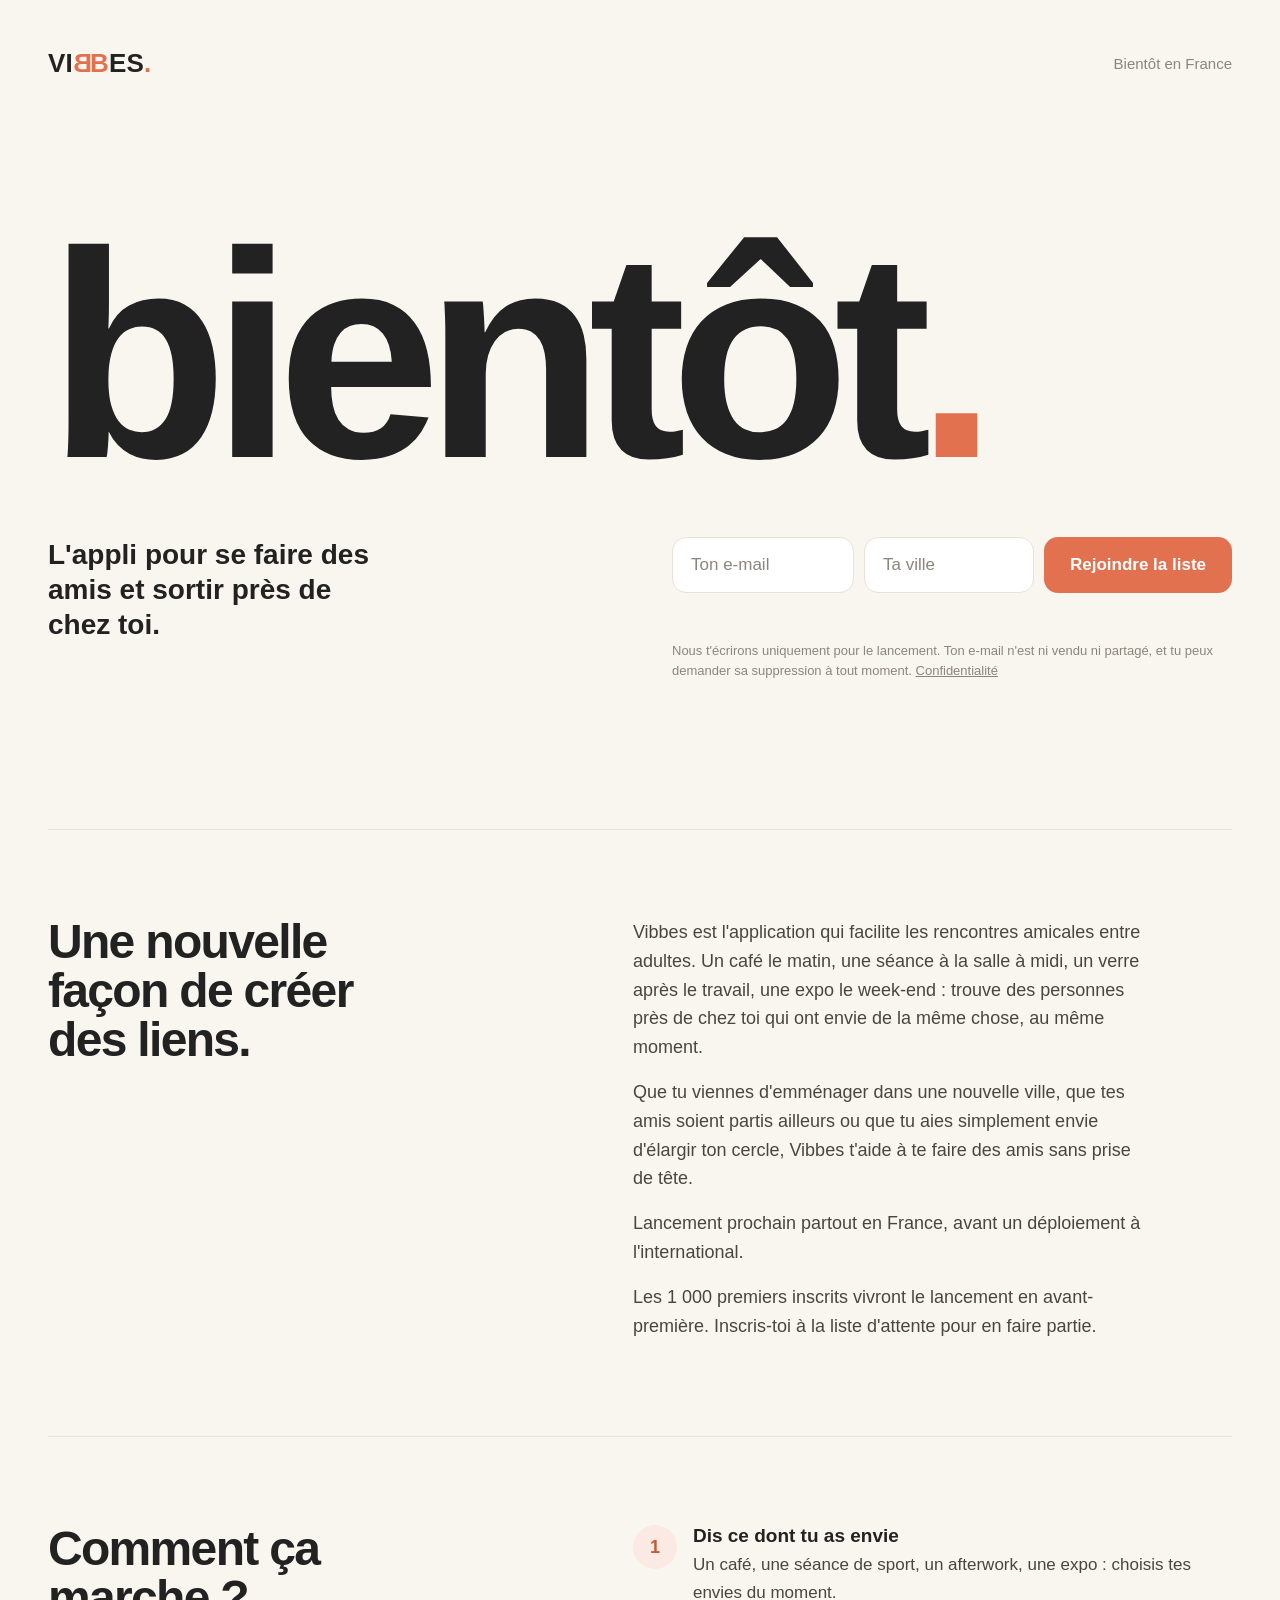
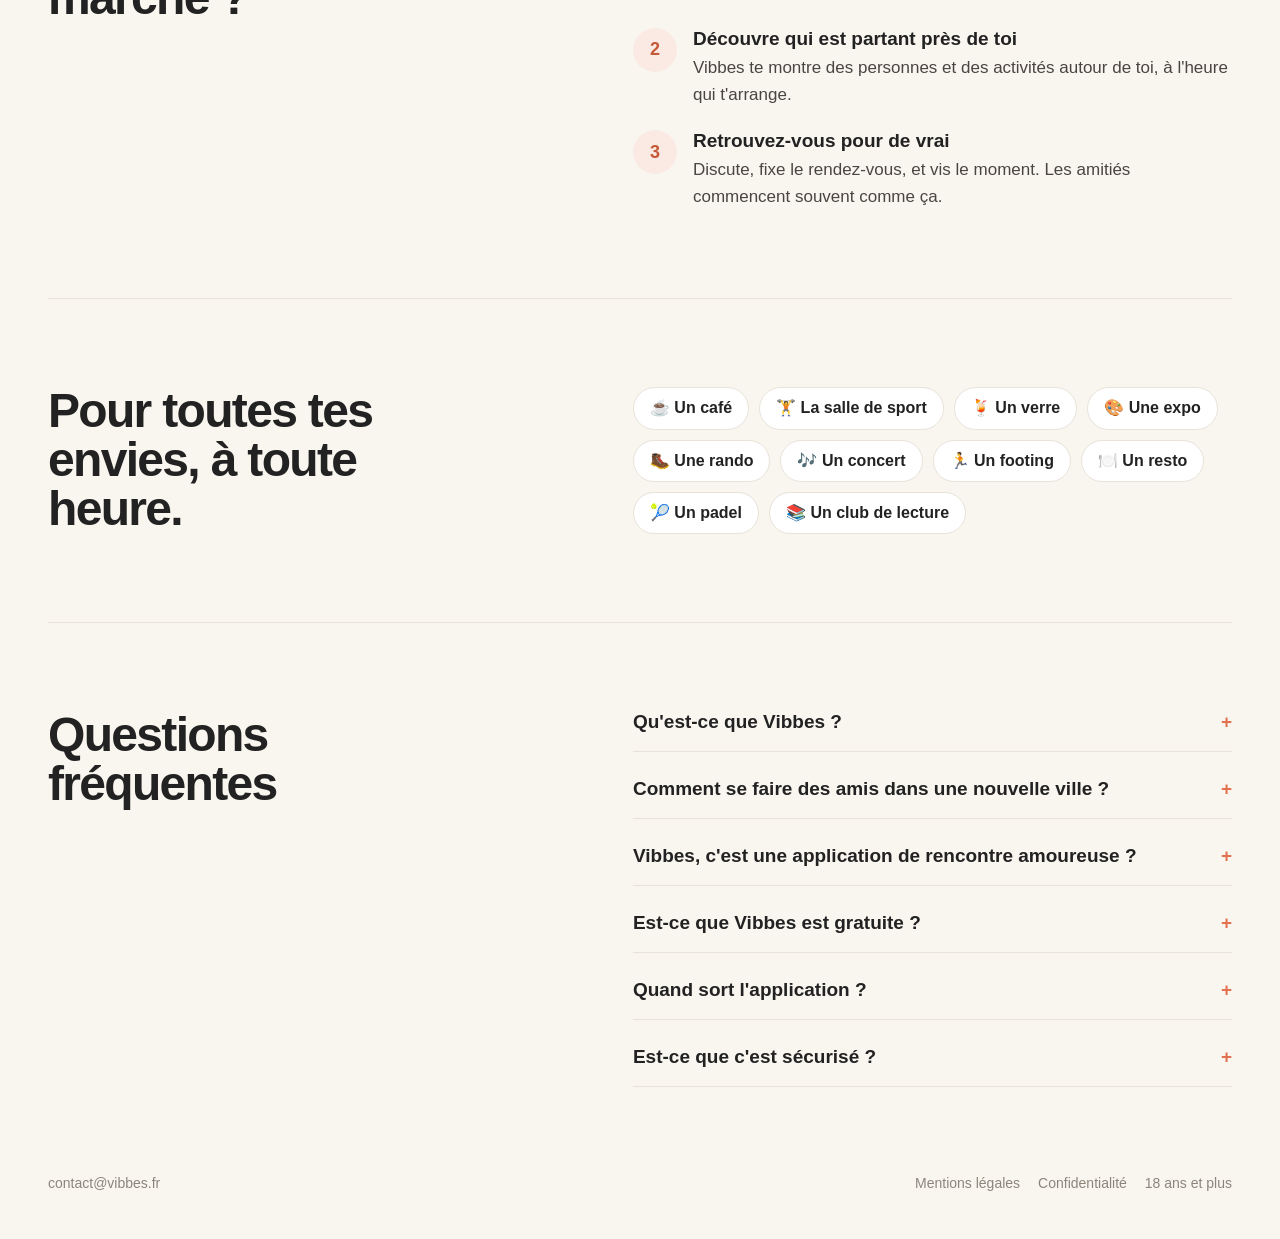
<file: index.html>
<!doctype html>
<html lang="fr">
<head>
<meta charset="utf-8">
<meta name="viewport" content="width=device-width, initial-scale=1">
<title>Vibbes · L'appli pour se faire des amis et sortir près de chez toi</title>
<meta name="description" content="Vibbes, l'application pour se faire des amis : trouve des gens près de chez toi pour un café, une séance de sport, un verre ou une expo, à toute heure. Rencontres amicales entre adultes, lancement en France. Rejoins la liste d'attente.">
<link rel="canonical" href="https://vibbes.fr/">
<meta name="robots" content="index, follow, max-image-preview:large">
<meta name="author" content="Vibbes">
<meta name="theme-color" content="#F9F6F0">
<link rel="icon" href="/favicon.svg" type="image/svg+xml">
<link rel="icon" href="/favicon-32.png" sizes="32x32" type="image/png">
<link rel="apple-touch-icon" href="/apple-touch-icon.png">
<meta property="og:type" content="website">
<meta property="og:site_name" content="Vibbes">
<meta property="og:locale" content="fr_FR">
<meta property="og:url" content="https://vibbes.fr/">
<meta property="og:title" content="Vibbes arrive bientôt">
<meta property="og:description" content="L'appli pour se faire des amis et sortir près de chez toi : café, sport, verre, expo, à toute heure. Rejoins la liste d'attente.">
<meta property="og:image" content="https://vibbes.fr/og.png">
<meta property="og:image:width" content="1200">
<meta property="og:image:height" content="630">
<meta property="og:image:alt" content="Vibbes, bientôt. L'application de rencontres amicales et de sorties.">
<meta name="twitter:card" content="summary_large_image">
<meta name="twitter:title" content="Vibbes arrive bientôt">
<meta name="twitter:description" content="L'appli pour se faire des amis et sortir près de chez toi.">
<meta name="twitter:image" content="https://vibbes.fr/og.png">
<script type="application/ld+json">
{"@context":"https://schema.org","@graph":[
{"@type":"Organization","@id":"https://vibbes.fr/#org","name":"Vibbes","url":"https://vibbes.fr/","logo":"https://vibbes.fr/apple-touch-icon.png","email":"contact@vibbes.fr","description":"Application pour se faire des amis et sortir près de chez soi, pour les 18 ans et plus.","sameAs":["https://www.tiktok.com/@vibbes.app","https://x.com/vibbesapp","https://www.youtube.com/@vibbesapp","https://www.pinterest.fr/vibbesapp/"],"areaServed":"FR"},
{"@type":"WebSite","@id":"https://vibbes.fr/#site","url":"https://vibbes.fr/","name":"Vibbes","inLanguage":"fr-FR","publisher":{"@id":"https://vibbes.fr/#org"}},
{"@type": "FAQPage", "@id": "https://vibbes.fr/#faq", "mainEntity": [{"@type": "Question", "name": "Qu'est-ce que Vibbes ?", "acceptedAnswer": {"@type": "Answer", "text": "Vibbes est une application de rencontres amicales pour les 18 ans et plus. Elle te permet de trouver des personnes près de chez toi pour partager une activité : un café, du sport, un verre, une balade, une expo ou une sortie."}}, {"@type": "Question", "name": "Comment se faire des amis dans une nouvelle ville ?", "acceptedAnswer": {"@type": "Answer", "text": "Le plus simple, c'est de partager des activités régulières avec des gens qui ont les mêmes envies que toi. Sur Vibbes, tu indiques ce que tu as envie de faire et l'app te propose des personnes et des activités près de chez toi."}}, {"@type": "Question", "name": "Vibbes, c'est une application de rencontre amoureuse ?", "acceptedAnswer": {"@type": "Answer", "text": "Non. Vibbes est faite pour l'amitié et les sorties entre adultes, pas pour la drague. L'idée, c'est d'élargir ton cercle d'amis."}}, {"@type": "Question", "name": "Est-ce que Vibbes est gratuite ?", "acceptedAnswer": {"@type": "Answer", "text": "Oui, Vibbes est gratuite. Des options payantes facultatives arriveront plus tard."}}, {"@type": "Question", "name": "Quand sort l'application ?", "acceptedAnswer": {"@type": "Answer", "text": "Vibbes sortira bientôt sur iPhone en France, puis sur Android. Inscris-toi à la liste d'attente pour être prévenu·e du lancement et en profiter en avant-première."}}, {"@type": "Question", "name": "Est-ce que c'est sécurisé ?", "acceptedAnswer": {"@type": "Answer", "text": "Vibbes est réservée aux 18 ans et plus. Tu peux signaler ou bloquer un profil à tout moment, et nos équipes traitent chaque signalement."}}]}
]}
</script>
<style>
:root{
  --fond:#F9F6F0;
  --carte:#FFFFFF;
  --encre:#222222;
  --gris:#8C857B;
  --trait:#E8E2D9;
  --orange:#E2724F;
  --orange-fonce:#C45A38;
  --orange-clair:#FBEAE4;
  --erreur:#D90429;
}
*{box-sizing:border-box}
html,body{margin:0;background:var(--fond);color:var(--encre)}
body{
  min-height:100vh;min-height:100svh;
  font-family:-apple-system,BlinkMacSystemFont,"SF Pro Display","Segoe UI",Roboto,Helvetica,Arial,sans-serif;
  display:grid;grid-template-rows:auto auto auto auto;
  padding:clamp(20px,4vw,48px);
  -webkit-font-smoothing:antialiased;
}
header{display:flex;justify-content:space-between;align-items:center}
.logo{display:inline-flex;align-items:baseline;font-weight:900;font-size:26px;letter-spacing:.2px;color:var(--encre);text-decoration:none}
.logo .o{color:var(--orange)}
.logo .miroir{display:inline-block;transform:scaleX(-1);margin-right:-2px}
.lieu{font-size:15px;color:var(--gris)}

main{min-height:calc(100svh - 150px);display:flex;flex-direction:column;justify-content:center;gap:clamp(28px,5vw,56px);padding:clamp(32px,6vw,72px) 0}
.big{
  margin:0;font-weight:900;line-height:.86;letter-spacing:-0.055em;
  font-size:clamp(84px,23vw,340px);color:var(--encre);
}
.big span{display:inline-block;color:var(--orange);animation:pulse 2.4s ease-in-out infinite}
@keyframes pulse{0%,100%{opacity:1}50%{opacity:.25}}

.bas{display:grid;grid-template-columns:minmax(0,1fr) minmax(0,1.15fr);gap:clamp(24px,5vw,72px);align-items:start}
.pitch{margin:0;font-size:clamp(20px,2.3vw,28px);line-height:1.25;font-weight:600;max-width:22ch}
.bloc{border-top:1.5px solid var(--trait);padding:clamp(40px,7vw,88px) 0;display:grid;grid-template-columns:minmax(0,1fr) minmax(0,1.15fr);gap:clamp(24px,5vw,72px)}
.bloc h2{margin:0;font-weight:900;font-size:clamp(30px,4vw,48px);line-height:1.02;letter-spacing:-0.035em;max-width:14ch}
.etapes{margin:0;padding:0;list-style:none;display:grid;gap:22px;counter-reset:e}
.etapes li{counter-increment:e;display:grid;grid-template-columns:44px 1fr;gap:16px;align-items:start}
.etapes li::before{content:counter(e);width:44px;height:44px;border-radius:50%;background:var(--orange-clair);color:var(--orange-fonce);font-weight:800;font-size:18px;display:grid;place-items:center}
.etapes h3,.faq h3{margin:0 0 4px;font-size:19px;font-weight:800}
.etapes p,.faq p{margin:0;font-size:17px;line-height:1.6;color:#4A4540}
.envies{display:flex;flex-wrap:wrap;gap:10px;margin:0;padding:0;list-style:none}
.envies li{background:var(--carte);border:1.5px solid var(--trait);border-radius:999px;padding:10px 16px;font-size:16px;font-weight:600}
.faq{display:grid;gap:26px}
.faq details{border-bottom:1.5px solid var(--trait);padding-bottom:18px}
.faq summary{cursor:pointer;list-style:none;font-size:19px;font-weight:800}
.faq summary::-webkit-details-marker{display:none}
.faq summary::after{content:"+";float:right;color:var(--orange);font-weight:900}
.faq details[open] summary::after{content:"–"}
.faq details p{margin-top:10px}

form{display:flex;flex-direction:column;gap:12px;width:100%;max-width:560px;justify-self:end}
.ligne{display:flex;gap:10px;flex-wrap:wrap}
label.sr{position:absolute;width:1px;height:1px;overflow:hidden;clip:rect(0 0 0 0);white-space:nowrap}
input{
  flex:1 1 180px;min-width:0;height:56px;padding:0 18px;
  background:var(--carte);color:var(--encre);
  border:1.5px solid var(--trait);border-radius:14px;
  font:inherit;font-size:17px;
}
input::placeholder{color:var(--gris)}
input:focus{outline:none;border-color:var(--orange)}
#ville{flex:0 1 170px}
button{
  height:56px;padding:0 26px;border:0;border-radius:14px;cursor:pointer;
  background:var(--orange);color:#FFFFFF;
  font:inherit;font-size:17px;font-weight:800;
}
button:hover{background:var(--orange-fonce)}
button:focus-visible{outline:2px solid var(--encre);outline-offset:3px}
button[disabled]{opacity:.6;cursor:wait}
.note{margin:0;font-size:13px;line-height:1.5;color:var(--gris)}
.note a{color:inherit}
.msg{margin:0;font-size:16px;font-weight:600;min-height:1.5em}
.msg.ok{color:var(--orange-fonce)}
.msg.err{color:var(--erreur)}

footer{display:flex;justify-content:space-between;gap:16px;flex-wrap:wrap;font-size:14px;color:var(--gris)}
footer a{color:var(--gris);text-decoration:none}
footer a:hover,footer a:focus-visible{color:var(--encre)}
.liens{display:flex;gap:18px;flex-wrap:wrap}
.apropos{border-top:1.5px solid var(--trait);padding:clamp(40px,7vw,88px) 0 clamp(48px,8vw,96px);display:grid;grid-template-columns:minmax(0,1fr) minmax(0,1.15fr);gap:clamp(24px,5vw,72px)}
.apropos h2{margin:0;font-weight:900;font-size:clamp(30px,4vw,48px);line-height:1.02;letter-spacing:-0.035em;max-width:14ch}
.apropos .texte{max-width:58ch}
.apropos p{margin:0 0 16px;font-size:18px;line-height:1.6;color:#4A4540}
.apropos p:last-child{margin:0}
.piege{position:absolute;left:-9999px;width:1px;height:1px;overflow:hidden}

@media (max-width:760px){
  .bas,.apropos,.bloc{grid-template-columns:1fr}
  form{justify-self:stretch}
  #ville{flex:1 1 140px}
  button{flex:1 1 100%}
}
@media (prefers-reduced-motion:reduce){.big span{animation:none}}
</style>
</head>
<body>
<header>
  <a class="logo" href="/" aria-label="Vibbes">VI<span class="o miroir">B</span><span class="o">B</span>ES<span class="o">.</span></a>
  <span class="lieu">Bientôt en France</span>
</header>

<main>
  <p class="big" aria-hidden="true">bientôt<span>.</span></p>

  <div class="bas">
    <h1 class="pitch">L'appli pour se faire des amis et sortir près de chez toi.</h1>

    <form id="f" novalidate>
      <div class="ligne">
        <label class="sr" for="email">Ton e-mail</label>
        <input id="email" name="email" type="email" inputmode="email" autocomplete="email" placeholder="Ton e-mail" required maxlength="254">
        <label class="sr" for="ville">Ta ville</label>
        <input id="ville" name="ville" type="text" autocomplete="address-level2" placeholder="Ta ville" maxlength="80">
        <div class="piege" aria-hidden="true"><label for="site">Ne pas remplir</label><input id="site" name="site" type="text" tabindex="-1" autocomplete="off"></div>
        <button id="b" type="submit">Rejoindre la liste</button>
      </div>
      <p class="msg" id="m" role="status" aria-live="polite"></p>
      <p class="note">Nous t'écrirons uniquement pour le lancement. Ton e-mail n'est ni vendu ni partagé, et tu peux demander sa suppression à tout moment. <a href="/confidentialite.html">Confidentialité</a></p>
    </form>
  </div>
</main>

<section class="apropos" aria-labelledby="apropos-titre">
  <h2 id="apropos-titre">Une nouvelle façon de créer des liens.</h2>
  <div class="texte">
    <p>Vibbes est l'application qui facilite les rencontres amicales entre adultes. Un café le matin, une séance à la salle à midi, un verre après le travail, une expo le week-end : trouve des personnes près de chez toi qui ont envie de la même chose, au même moment.</p>
    <p>Que tu viennes d'emménager dans une nouvelle ville, que tes amis soient partis ailleurs ou que tu aies simplement envie d'élargir ton cercle, Vibbes t'aide à te faire des amis sans prise de tête.</p>
    <p>Lancement prochain partout en France, avant un déploiement à l'international.</p>
    <p>Les 1&nbsp;000 premiers inscrits vivront le lancement en avant-première. Inscris-toi à la liste d'attente pour en faire partie.</p>
  </div>
</section>

<section class="bloc" aria-labelledby="comment-titre">
  <h2 id="comment-titre">Comment ça marche&nbsp;?</h2>
  <ol class="etapes">
    <li><div><h3>Dis ce dont tu as envie</h3><p>Un café, une séance de sport, un afterwork, une expo : choisis tes envies du moment.</p></div></li>
    <li><div><h3>Découvre qui est partant près de toi</h3><p>Vibbes te montre des personnes et des activités autour de toi, à l'heure qui t'arrange.</p></div></li>
    <li><div><h3>Retrouvez-vous pour de vrai</h3><p>Discute, fixe le rendez-vous, et vis le moment. Les amitiés commencent souvent comme ça.</p></div></li>
  </ol>
</section>

<section class="bloc" aria-labelledby="envies-titre">
  <h2 id="envies-titre">Pour toutes tes envies, à toute heure.</h2>
  <ul class="envies">
    <li>☕ Un café</li><li>🏋️ La salle de sport</li><li>🍹 Un verre</li><li>🎨 Une expo</li><li>🥾 Une rando</li><li>🎶 Un concert</li><li>🏃 Un footing</li><li>🍽️ Un resto</li><li>🎾 Un padel</li><li>📚 Un club de lecture</li>
  </ul>
</section>

<section class="bloc" aria-labelledby="faq-titre">
  <h2 id="faq-titre">Questions fréquentes</h2>
  <div class="faq">
    <details><summary>Qu'est-ce que Vibbes ?</summary><p>Vibbes est une application de rencontres amicales pour les 18 ans et plus. Elle te permet de trouver des personnes près de chez toi pour partager une activité : un café, du sport, un verre, une balade, une expo ou une sortie.</p></details>
    <details><summary>Comment se faire des amis dans une nouvelle ville ?</summary><p>Le plus simple, c'est de partager des activités régulières avec des gens qui ont les mêmes envies que toi. Sur Vibbes, tu indiques ce que tu as envie de faire et l'app te propose des personnes et des activités près de chez toi.</p></details>
    <details><summary>Vibbes, c'est une application de rencontre amoureuse ?</summary><p>Non. Vibbes est faite pour l'amitié et les sorties entre adultes, pas pour la drague. L'idée, c'est d'élargir ton cercle d'amis.</p></details>
    <details><summary>Est-ce que Vibbes est gratuite ?</summary><p>Oui, Vibbes est gratuite. Des options payantes facultatives arriveront plus tard.</p></details>
    <details><summary>Quand sort l'application ?</summary><p>Vibbes sortira bientôt sur iPhone en France, puis sur Android. Inscris-toi à la liste d'attente pour être prévenu·e du lancement et en profiter en avant-première.</p></details>
    <details><summary>Est-ce que c'est sécurisé ?</summary><p>Vibbes est réservée aux 18 ans et plus. Tu peux signaler ou bloquer un profil à tout moment, et nos équipes traitent chaque signalement.</p></details>
  </div>
</section>

<footer>
  <a href="mailto:contact@vibbes.fr">contact@vibbes.fr</a>
  <span class="liens"><a href="/mentions-legales.html">Mentions légales</a><a href="/confidentialite.html">Confidentialité</a><span>18 ans et plus</span></span>
</footer>

<script src="/app.js" defer></script>
</body>
</html>
</file>
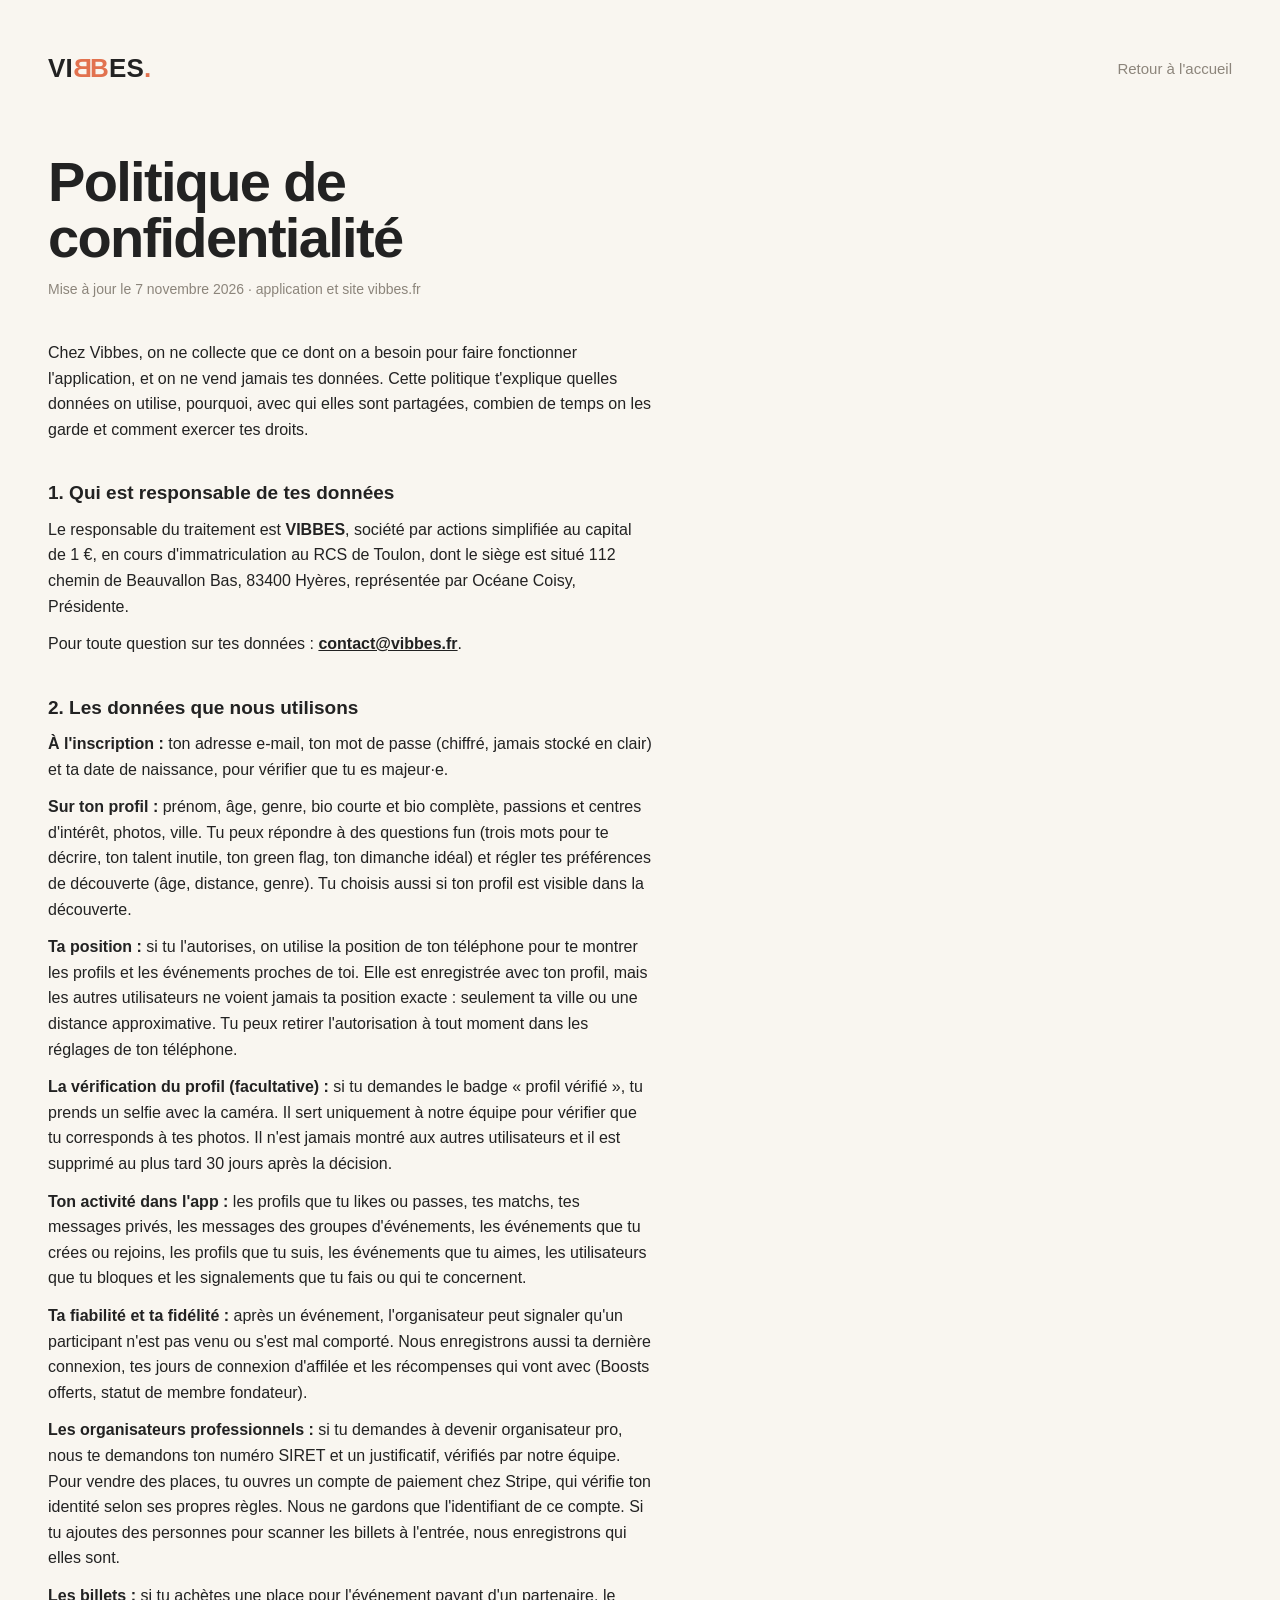
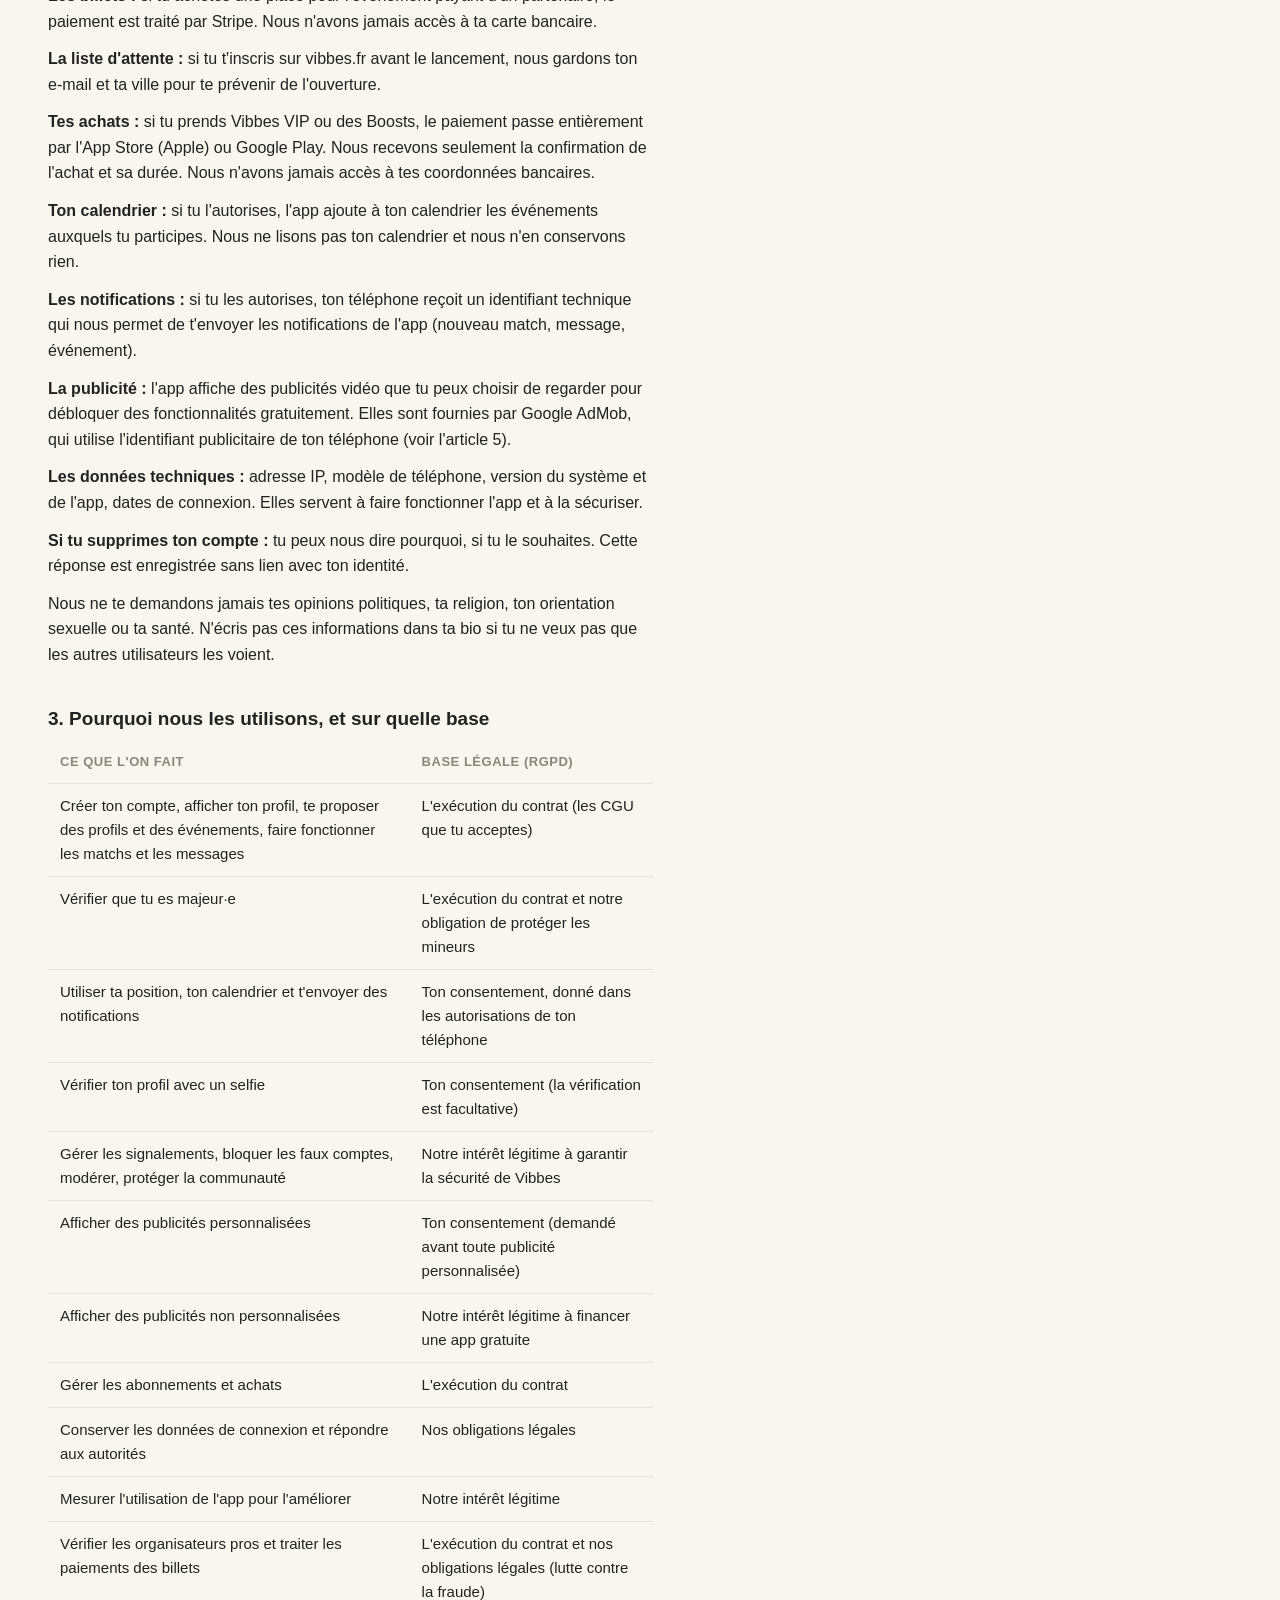
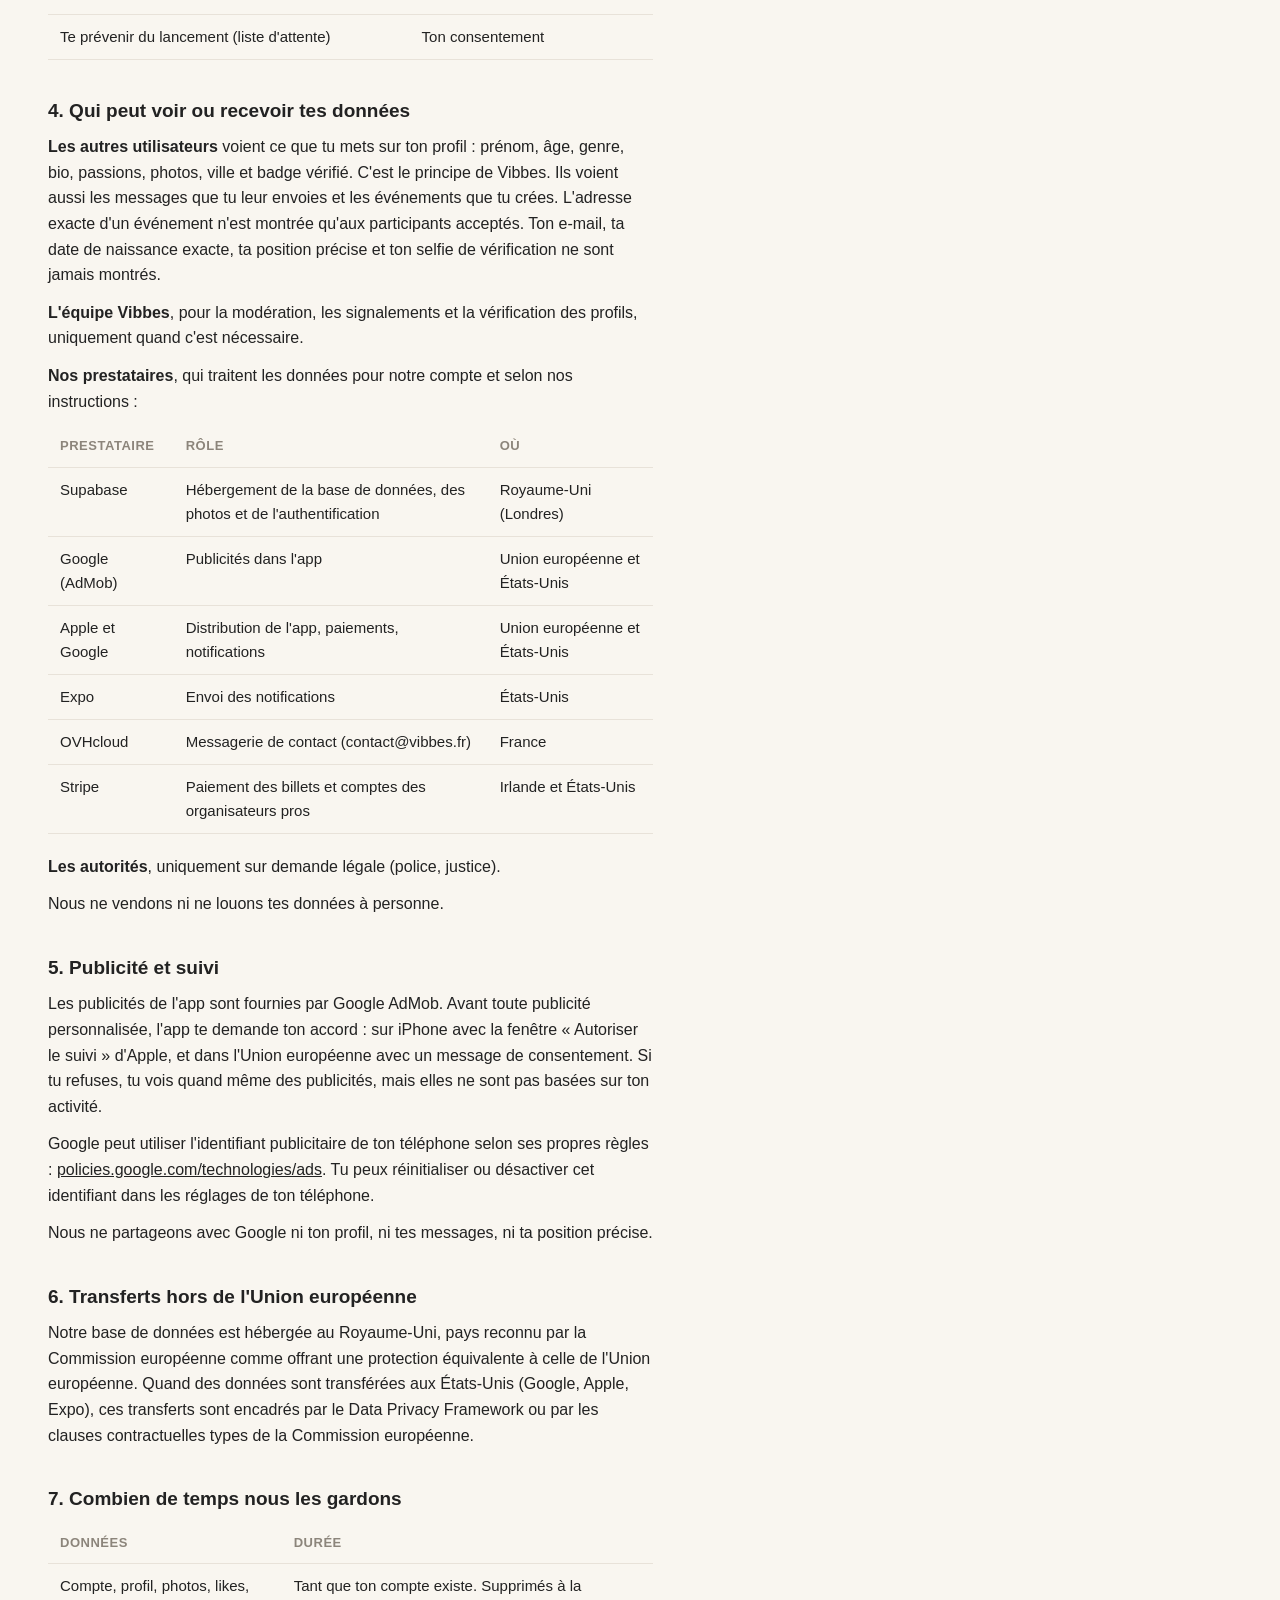
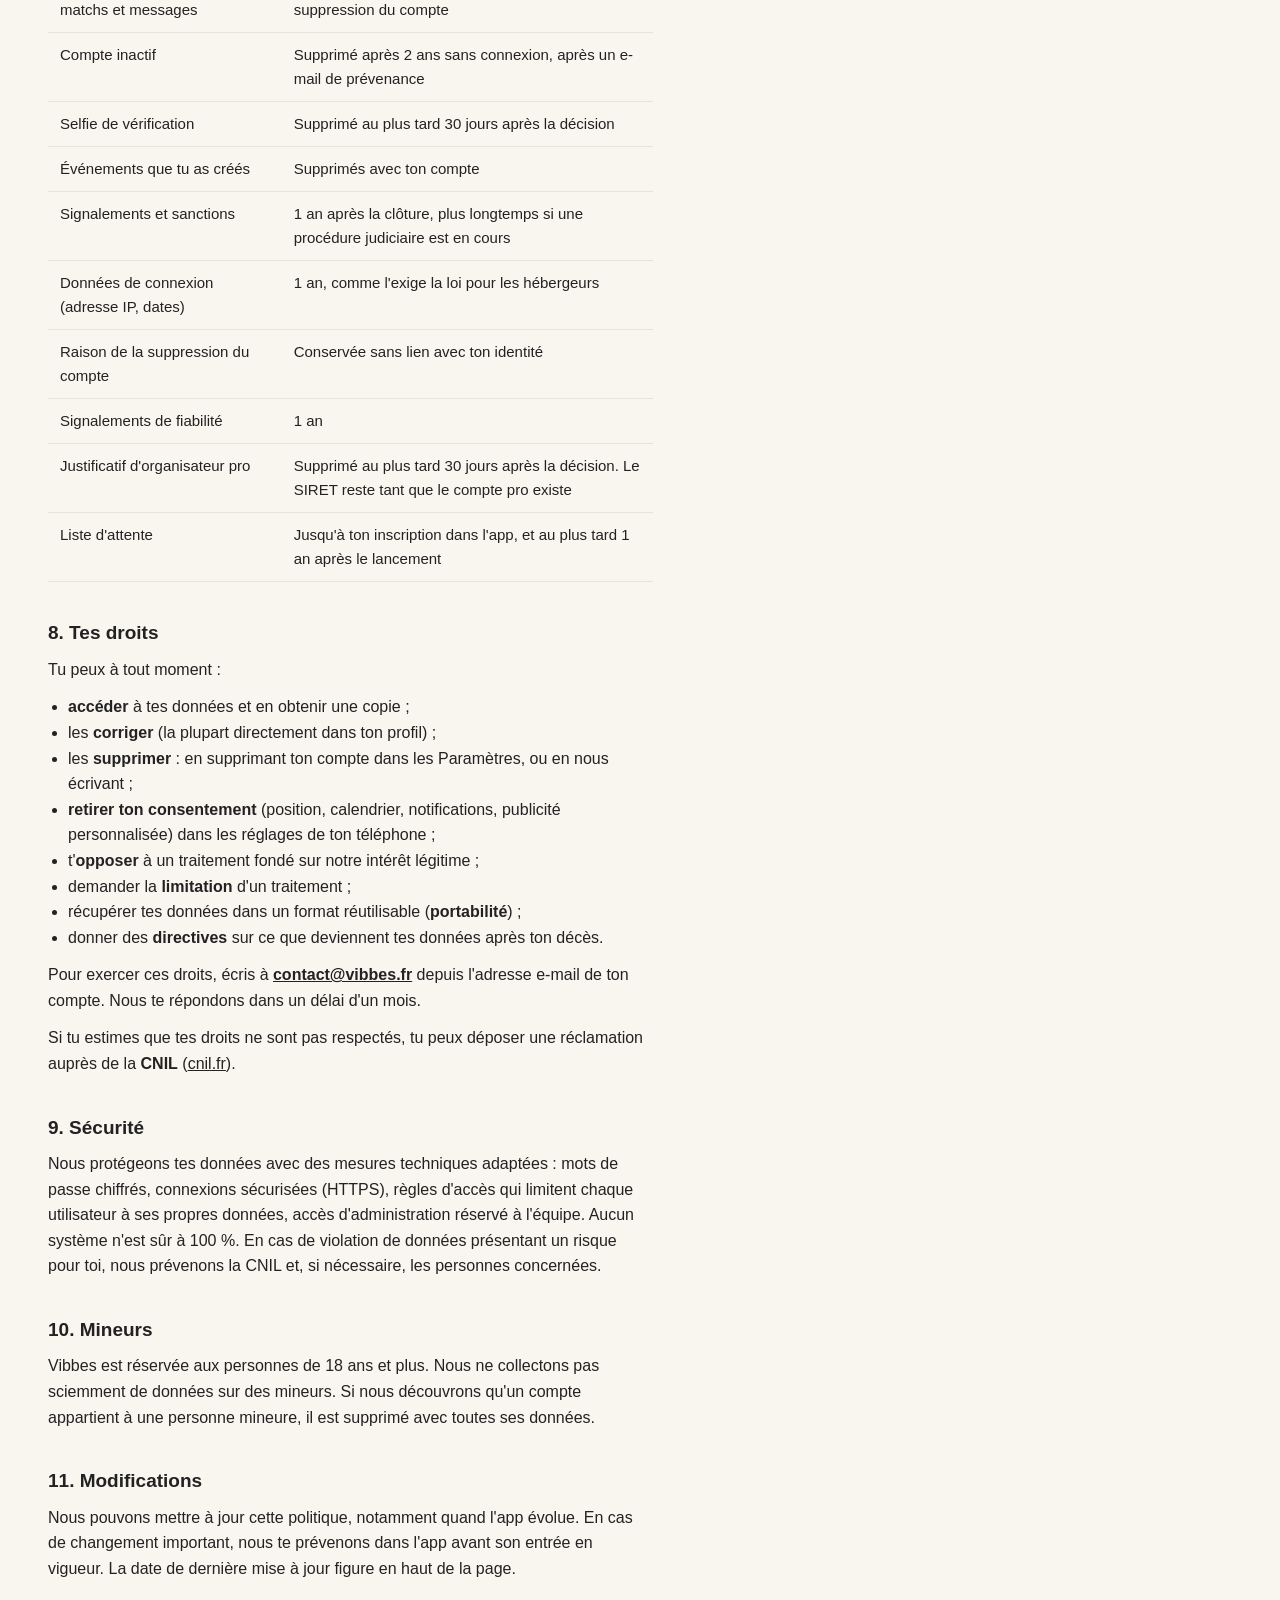
<file: confidentialite.html>
<!doctype html>
<html lang="fr">
<head>
<meta charset="utf-8">
<meta name="viewport" content="width=device-width, initial-scale=1">
<title>Confidentialité · Vibbes</title>
<meta name="robots" content="noindex">
<meta name="theme-color" content="#F9F6F0">
<link rel="stylesheet" href="/legal.css">
</head>
<body>
<header>
  <a class="logo" href="/" aria-label="Vibbes, accueil">VI<span class="o miroir">B</span><span class="o">B</span>ES<span class="o">.</span></a>
  <a class="retour" href="/">Retour à l'accueil</a>
</header>
<main>
<h1>Politique de confidentialité</h1>
<p class="maj">Mise à jour le 7 novembre 2026 · application et site vibbes.fr</p>
<p>Chez Vibbes, on ne collecte que ce dont on a besoin pour faire fonctionner l'application, et on ne vend jamais tes données. Cette politique t'explique quelles données on utilise, pourquoi, avec qui elles sont partagées, combien de temps on les garde et comment exercer tes droits.</p>
<h2>1. Qui est responsable de tes données</h2>
<p>Le responsable du traitement est <strong>VIBBES</strong>, société par actions simplifiée au capital de 1 €, en cours d'immatriculation au RCS de Toulon, dont le siège est situé 112 chemin de Beauvallon Bas, 83400 Hyères, représentée par Océane Coisy, Présidente.</p>
<p>Pour toute question sur tes données : <strong><a href="mailto:contact@vibbes.fr">contact@vibbes.fr</a></strong>.</p>
<h2>2. Les données que nous utilisons</h2>
<p><strong>À l'inscription :</strong> ton adresse e-mail, ton mot de passe (chiffré, jamais stocké en clair) et ta date de naissance, pour vérifier que tu es majeur·e.</p>
<p><strong>Sur ton profil :</strong> prénom, âge, genre, bio courte et bio complète, passions et centres d'intérêt, photos, ville. Tu peux répondre à des questions fun (trois mots pour te décrire, ton talent inutile, ton green flag, ton dimanche idéal) et régler tes préférences de découverte (âge, distance, genre). Tu choisis aussi si ton profil est visible dans la découverte.</p>
<p><strong>Ta position :</strong> si tu l'autorises, on utilise la position de ton téléphone pour te montrer les profils et les événements proches de toi. Elle est enregistrée avec ton profil, mais les autres utilisateurs ne voient jamais ta position exacte : seulement ta ville ou une distance approximative. Tu peux retirer l'autorisation à tout moment dans les réglages de ton téléphone.</p>
<p><strong>La vérification du profil (facultative) :</strong> si tu demandes le badge « profil vérifié », tu prends un selfie avec la caméra. Il sert uniquement à notre équipe pour vérifier que tu corresponds à tes photos. Il n'est jamais montré aux autres utilisateurs et il est supprimé au plus tard 30 jours après la décision.</p>
<p><strong>Ton activité dans l'app :</strong> les profils que tu likes ou passes, tes matchs, tes messages privés, les messages des groupes d'événements, les événements que tu crées ou rejoins, les profils que tu suis, les événements que tu aimes, les utilisateurs que tu bloques et les signalements que tu fais ou qui te concernent.</p>
<p><strong>Ta fiabilité et ta fidélité :</strong> après un événement, l'organisateur peut signaler qu'un participant n'est pas venu ou s'est mal comporté. Nous enregistrons aussi ta dernière connexion, tes jours de connexion d'affilée et les récompenses qui vont avec (Boosts offerts, statut de membre fondateur).</p>
<p><strong>Les organisateurs professionnels :</strong> si tu demandes à devenir organisateur pro, nous te demandons ton numéro SIRET et un justificatif, vérifiés par notre équipe. Pour vendre des places, tu ouvres un compte de paiement chez Stripe, qui vérifie ton identité selon ses propres règles. Nous ne gardons que l'identifiant de ce compte. Si tu ajoutes des personnes pour scanner les billets à l'entrée, nous enregistrons qui elles sont.</p>
<p><strong>Les billets :</strong> si tu achètes une place pour l'événement payant d'un partenaire, le paiement est traité par Stripe. Nous n'avons jamais accès à ta carte bancaire.</p>
<p><strong>La liste d'attente :</strong> si tu t'inscris sur vibbes.fr avant le lancement, nous gardons ton e-mail et ta ville pour te prévenir de l'ouverture.</p>
<p><strong>Tes achats :</strong> si tu prends Vibbes VIP ou des Boosts, le paiement passe entièrement par l'App Store (Apple) ou Google Play. Nous recevons seulement la confirmation de l'achat et sa durée. Nous n'avons jamais accès à tes coordonnées bancaires.</p>
<p><strong>Ton calendrier :</strong> si tu l'autorises, l'app ajoute à ton calendrier les événements auxquels tu participes. Nous ne lisons pas ton calendrier et nous n'en conservons rien.</p>
<p><strong>Les notifications :</strong> si tu les autorises, ton téléphone reçoit un identifiant technique qui nous permet de t'envoyer les notifications de l'app (nouveau match, message, événement).</p>
<p><strong>La publicité :</strong> l'app affiche des publicités vidéo que tu peux choisir de regarder pour débloquer des fonctionnalités gratuitement. Elles sont fournies par Google AdMob, qui utilise l'identifiant publicitaire de ton téléphone (voir l'article 5).</p>
<p><strong>Les données techniques :</strong> adresse IP, modèle de téléphone, version du système et de l'app, dates de connexion. Elles servent à faire fonctionner l'app et à la sécuriser.</p>
<p><strong>Si tu supprimes ton compte :</strong> tu peux nous dire pourquoi, si tu le souhaites. Cette réponse est enregistrée sans lien avec ton identité.</p>
<p>Nous ne te demandons jamais tes opinions politiques, ta religion, ton orientation sexuelle ou ta santé. N'écris pas ces informations dans ta bio si tu ne veux pas que les autres utilisateurs les voient.</p>
<h2>3. Pourquoi nous les utilisons, et sur quelle base</h2>
<table>
<thead>
<tr>
<th>Ce que l'on fait</th>
<th>Base légale (RGPD)</th>
</tr>
</thead>
<tbody>
<tr>
<td>Créer ton compte, afficher ton profil, te proposer des profils et des événements, faire fonctionner les matchs et les messages</td>
<td>L'exécution du contrat (les CGU que tu acceptes)</td>
</tr>
<tr>
<td>Vérifier que tu es majeur·e</td>
<td>L'exécution du contrat et notre obligation de protéger les mineurs</td>
</tr>
<tr>
<td>Utiliser ta position, ton calendrier et t'envoyer des notifications</td>
<td>Ton consentement, donné dans les autorisations de ton téléphone</td>
</tr>
<tr>
<td>Vérifier ton profil avec un selfie</td>
<td>Ton consentement (la vérification est facultative)</td>
</tr>
<tr>
<td>Gérer les signalements, bloquer les faux comptes, modérer, protéger la communauté</td>
<td>Notre intérêt légitime à garantir la sécurité de Vibbes</td>
</tr>
<tr>
<td>Afficher des publicités personnalisées</td>
<td>Ton consentement (demandé avant toute publicité personnalisée)</td>
</tr>
<tr>
<td>Afficher des publicités non personnalisées</td>
<td>Notre intérêt légitime à financer une app gratuite</td>
</tr>
<tr>
<td>Gérer les abonnements et achats</td>
<td>L'exécution du contrat</td>
</tr>
<tr>
<td>Conserver les données de connexion et répondre aux autorités</td>
<td>Nos obligations légales</td>
</tr>
<tr>
<td>Mesurer l'utilisation de l'app pour l'améliorer</td>
<td>Notre intérêt légitime</td>
</tr>
<tr>
<td>Vérifier les organisateurs pros et traiter les paiements des billets</td>
<td>L'exécution du contrat et nos obligations légales (lutte contre la fraude)</td>
</tr>
<tr>
<td>Te prévenir du lancement (liste d'attente)</td>
<td>Ton consentement</td>
</tr>
</tbody>
</table>
<h2>4. Qui peut voir ou recevoir tes données</h2>
<p><strong>Les autres utilisateurs</strong> voient ce que tu mets sur ton profil : prénom, âge, genre, bio, passions, photos, ville et badge vérifié. C'est le principe de Vibbes. Ils voient aussi les messages que tu leur envoies et les événements que tu crées. L'adresse exacte d'un événement n'est montrée qu'aux participants acceptés. Ton e-mail, ta date de naissance exacte, ta position précise et ton selfie de vérification ne sont jamais montrés.</p>
<p><strong>L'équipe Vibbes</strong>, pour la modération, les signalements et la vérification des profils, uniquement quand c'est nécessaire.</p>
<p><strong>Nos prestataires</strong>, qui traitent les données pour notre compte et selon nos instructions :</p>
<table>
<thead>
<tr>
<th>Prestataire</th>
<th>Rôle</th>
<th>Où</th>
</tr>
</thead>
<tbody>
<tr>
<td>Supabase</td>
<td>Hébergement de la base de données, des photos et de l'authentification</td>
<td>Royaume-Uni (Londres)</td>
</tr>
<tr>
<td>Google (AdMob)</td>
<td>Publicités dans l'app</td>
<td>Union européenne et États-Unis</td>
</tr>
<tr>
<td>Apple et Google</td>
<td>Distribution de l'app, paiements, notifications</td>
<td>Union européenne et États-Unis</td>
</tr>
<tr>
<td>Expo</td>
<td>Envoi des notifications</td>
<td>États-Unis</td>
</tr>
<tr>
<td>OVHcloud</td>
<td>Messagerie de contact (contact@vibbes.fr)</td>
<td>France</td>
</tr>
<tr>
<td>Stripe</td>
<td>Paiement des billets et comptes des organisateurs pros</td>
<td>Irlande et États-Unis</td>
</tr>
</tbody>
</table>
<p><strong>Les autorités</strong>, uniquement sur demande légale (police, justice).</p>
<p>Nous ne vendons ni ne louons tes données à personne.</p>
<h2>5. Publicité et suivi</h2>
<p>Les publicités de l'app sont fournies par Google AdMob. Avant toute publicité personnalisée, l'app te demande ton accord : sur iPhone avec la fenêtre « Autoriser le suivi » d'Apple, et dans l'Union européenne avec un message de consentement. Si tu refuses, tu vois quand même des publicités, mais elles ne sont pas basées sur ton activité.</p>
<p>Google peut utiliser l'identifiant publicitaire de ton téléphone selon ses propres règles : <a href="https://policies.google.com/technologies/ads">policies.google.com/technologies/ads</a>. Tu peux réinitialiser ou désactiver cet identifiant dans les réglages de ton téléphone.</p>
<p>Nous ne partageons avec Google ni ton profil, ni tes messages, ni ta position précise.</p>
<h2>6. Transferts hors de l'Union européenne</h2>
<p>Notre base de données est hébergée au Royaume-Uni, pays reconnu par la Commission européenne comme offrant une protection équivalente à celle de l'Union européenne. Quand des données sont transférées aux États-Unis (Google, Apple, Expo), ces transferts sont encadrés par le Data Privacy Framework ou par les clauses contractuelles types de la Commission européenne.</p>
<h2>7. Combien de temps nous les gardons</h2>
<table>
<thead>
<tr>
<th>Données</th>
<th>Durée</th>
</tr>
</thead>
<tbody>
<tr>
<td>Compte, profil, photos, likes, matchs et messages</td>
<td>Tant que ton compte existe. Supprimés à la suppression du compte</td>
</tr>
<tr>
<td>Compte inactif</td>
<td>Supprimé après 2 ans sans connexion, après un e-mail de prévenance</td>
</tr>
<tr>
<td>Selfie de vérification</td>
<td>Supprimé au plus tard 30 jours après la décision</td>
</tr>
<tr>
<td>Événements que tu as créés</td>
<td>Supprimés avec ton compte</td>
</tr>
<tr>
<td>Signalements et sanctions</td>
<td>1 an après la clôture, plus longtemps si une procédure judiciaire est en cours</td>
</tr>
<tr>
<td>Données de connexion (adresse IP, dates)</td>
<td>1 an, comme l'exige la loi pour les hébergeurs</td>
</tr>
<tr>
<td>Raison de la suppression du compte</td>
<td>Conservée sans lien avec ton identité</td>
</tr>
<tr>
<td>Signalements de fiabilité</td>
<td>1 an</td>
</tr>
<tr>
<td>Justificatif d'organisateur pro</td>
<td>Supprimé au plus tard 30 jours après la décision. Le SIRET reste tant que le compte pro existe</td>
</tr>
<tr>
<td>Liste d'attente</td>
<td>Jusqu'à ton inscription dans l'app, et au plus tard 1 an après le lancement</td>
</tr>
</tbody>
</table>
<h2>8. Tes droits</h2>
<p>Tu peux à tout moment :</p>
<ul>
<li><strong>accéder</strong> à tes données et en obtenir une copie ;</li>
<li>les <strong>corriger</strong> (la plupart directement dans ton profil) ;</li>
<li>les <strong>supprimer</strong> : en supprimant ton compte dans les Paramètres, ou en nous écrivant ;</li>
<li><strong>retirer ton consentement</strong> (position, calendrier, notifications, publicité personnalisée) dans les réglages de ton téléphone ;</li>
<li>t'<strong>opposer</strong> à un traitement fondé sur notre intérêt légitime ;</li>
<li>demander la <strong>limitation</strong> d'un traitement ;</li>
<li>récupérer tes données dans un format réutilisable (<strong>portabilité</strong>) ;</li>
<li>donner des <strong>directives</strong> sur ce que deviennent tes données après ton décès.</li>
</ul>
<p>Pour exercer ces droits, écris à <strong><a href="mailto:contact@vibbes.fr">contact@vibbes.fr</a></strong> depuis l'adresse e-mail de ton compte. Nous te répondons dans un délai d'un mois.</p>
<p>Si tu estimes que tes droits ne sont pas respectés, tu peux déposer une réclamation auprès de la <strong>CNIL</strong> (<a href="https://www.cnil.fr">cnil.fr</a>).</p>
<h2>9. Sécurité</h2>
<p>Nous protégeons tes données avec des mesures techniques adaptées : mots de passe chiffrés, connexions sécurisées (HTTPS), règles d'accès qui limitent chaque utilisateur à ses propres données, accès d'administration réservé à l'équipe. Aucun système n'est sûr à 100 %. En cas de violation de données présentant un risque pour toi, nous prévenons la CNIL et, si nécessaire, les personnes concernées.</p>
<h2>10. Mineurs</h2>
<p>Vibbes est réservée aux personnes de 18 ans et plus. Nous ne collectons pas sciemment de données sur des mineurs. Si nous découvrons qu'un compte appartient à une personne mineure, il est supprimé avec toutes ses données.</p>
<h2>11. Modifications</h2>
<p>Nous pouvons mettre à jour cette politique, notamment quand l'app évolue. En cas de changement important, nous te prévenons dans l'app avant son entrée en vigueur. La date de dernière mise à jour figure en haut de la page.</p>
</main>
</body>
</html>
</file>
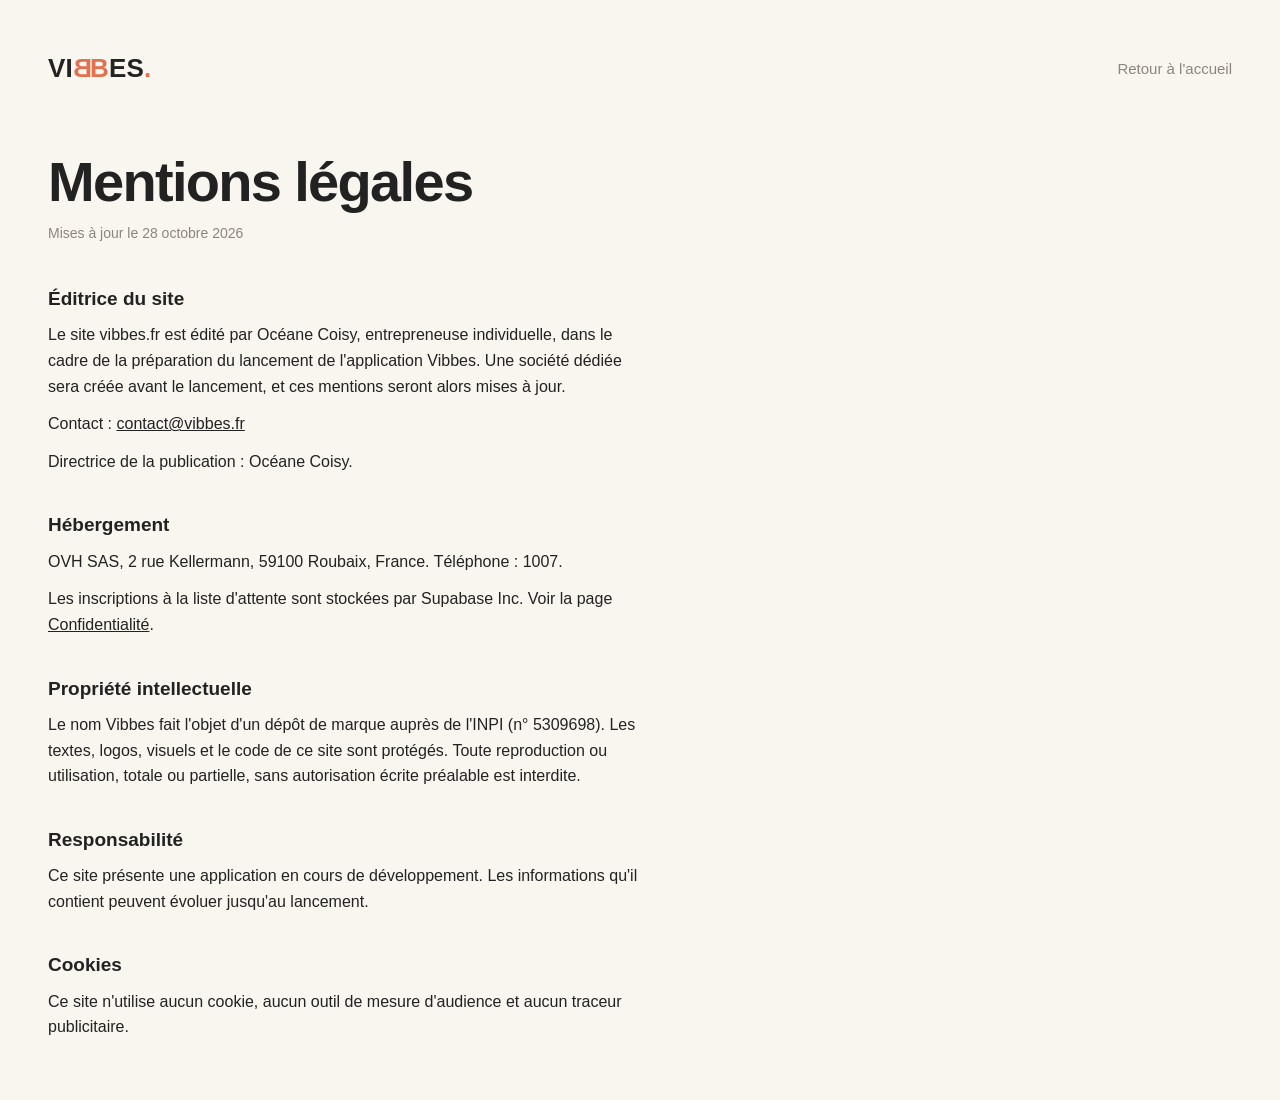
<file: mentions-legales.html>
<!doctype html>
<html lang="fr">
<head>
<meta charset="utf-8">
<meta name="viewport" content="width=device-width, initial-scale=1">
<title>Mentions légales · Vibbes</title>
<meta name="robots" content="noindex">
<meta name="theme-color" content="#F9F6F0">
<link rel="stylesheet" href="/legal.css">
</head>
<body>
<header>
  <a class="logo" href="/" aria-label="Vibbes, accueil">VI<span class="o miroir">B</span><span class="o">B</span>ES<span class="o">.</span></a>
  <a class="retour" href="/">Retour à l'accueil</a>
</header>
<main>
<h1>Mentions légales</h1>
<p class="maj">Mises à jour le 28 octobre 2026</p>

<h2>Éditrice du site</h2>
<p>Le site vibbes.fr est édité par Océane Coisy, entrepreneuse individuelle, dans le cadre de la préparation du lancement de l'application Vibbes. Une société dédiée sera créée avant le lancement, et ces mentions seront alors mises à jour.</p>
<p>Contact : <a href="mailto:contact@vibbes.fr">contact@vibbes.fr</a></p>
<p>Directrice de la publication : Océane Coisy.</p>

<h2>Hébergement</h2>
<p>OVH SAS, 2 rue Kellermann, 59100 Roubaix, France. Téléphone : 1007.</p>
<p>Les inscriptions à la liste d'attente sont stockées par Supabase Inc. Voir la page <a href="/confidentialite.html">Confidentialité</a>.</p>

<h2>Propriété intellectuelle</h2>
<p>Le nom Vibbes fait l'objet d'un dépôt de marque auprès de l'INPI (n° 5309698). Les textes, logos, visuels et le code de ce site sont protégés. Toute reproduction ou utilisation, totale ou partielle, sans autorisation écrite préalable est interdite.</p>

<h2>Responsabilité</h2>
<p>Ce site présente une application en cours de développement. Les informations qu'il contient peuvent évoluer jusqu'au lancement.</p>

<h2>Cookies</h2>
<p>Ce site n'utilise aucun cookie, aucun outil de mesure d'audience et aucun traceur publicitaire.</p>
</main>
</body>
</html>
</file>
<file: legal.css>
:root{--fond:#F9F6F0;--encre:#222222;--gris:#8C857B;--trait:#E8E2D9;--orange:#E2724F}
*{box-sizing:border-box}
html,body{margin:0;background:var(--fond);color:var(--encre)}
body{font-family:-apple-system,BlinkMacSystemFont,"SF Pro Text","Segoe UI",Roboto,Helvetica,Arial,sans-serif;padding:clamp(20px,4vw,48px);-webkit-font-smoothing:antialiased;line-height:1.6;font-size:16px}
header{display:flex;justify-content:space-between;align-items:center;margin-bottom:clamp(32px,6vw,64px)}
.logo{font-weight:900;font-size:26px;letter-spacing:.2px;color:var(--encre);text-decoration:none}
.logo .o{color:var(--orange)}
.logo .miroir{display:inline-block;transform:scaleX(-1);margin-right:-2px}
header a.retour{color:var(--gris);text-decoration:none;font-size:15px}
header a.retour:hover{color:var(--encre)}
main{max-width:68ch}
h1{font-weight:900;font-size:clamp(36px,6vw,56px);line-height:1;letter-spacing:-0.03em;margin:0 0 12px}
.maj{color:var(--gris);margin:0 0 40px;font-size:14px}
h2{font-size:19px;font-weight:800;margin:36px 0 8px}
p,ul{margin:0 0 12px}
ul{padding-left:20px}
a{color:var(--encre)}
a:focus-visible{outline:2px solid var(--orange);outline-offset:2px}
table{width:100%;border-collapse:collapse;margin:8px 0 20px;font-size:15px}
th,td{text-align:left;vertical-align:top;padding:10px 12px;border-bottom:1px solid var(--trait)}
th{font-size:13px;color:var(--gris);font-weight:700;text-transform:uppercase;letter-spacing:.04em}
@media (max-width:560px){table{font-size:14px}th,td{padding:8px 6px}}
</file>
